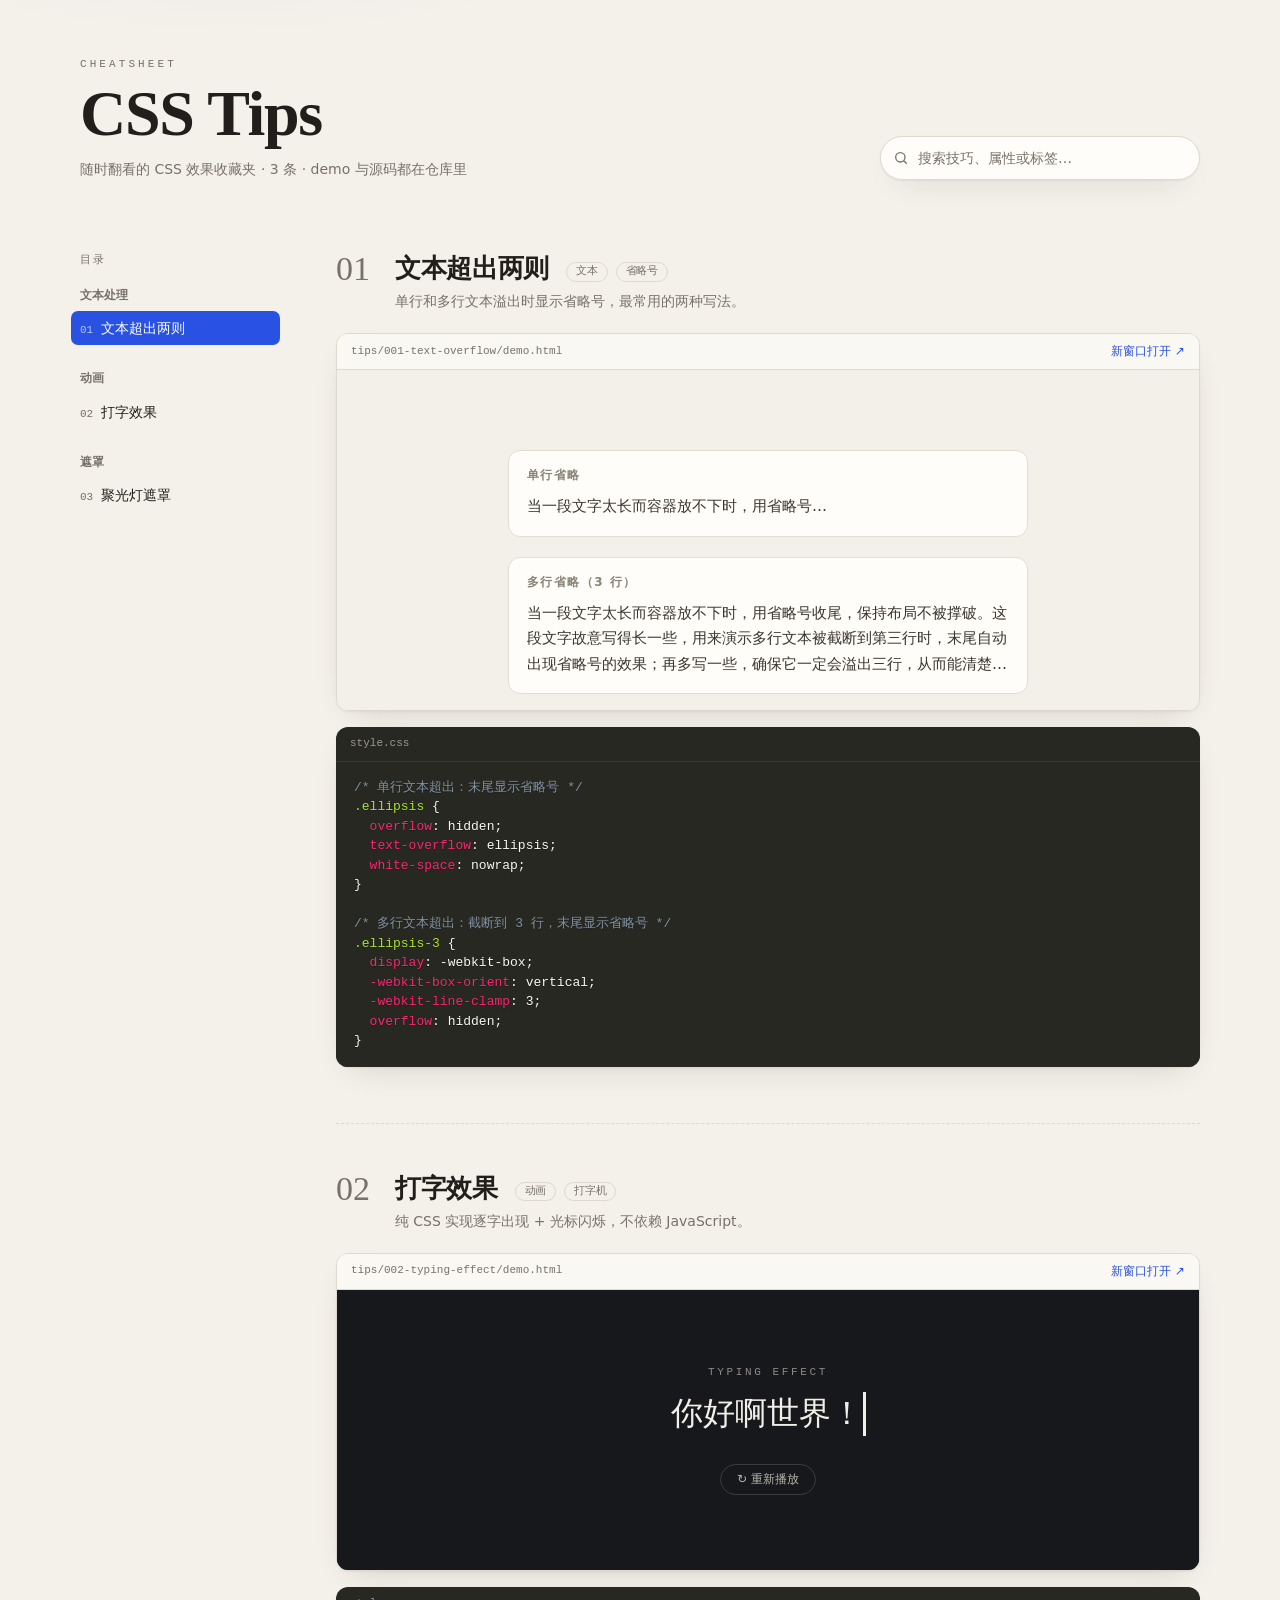
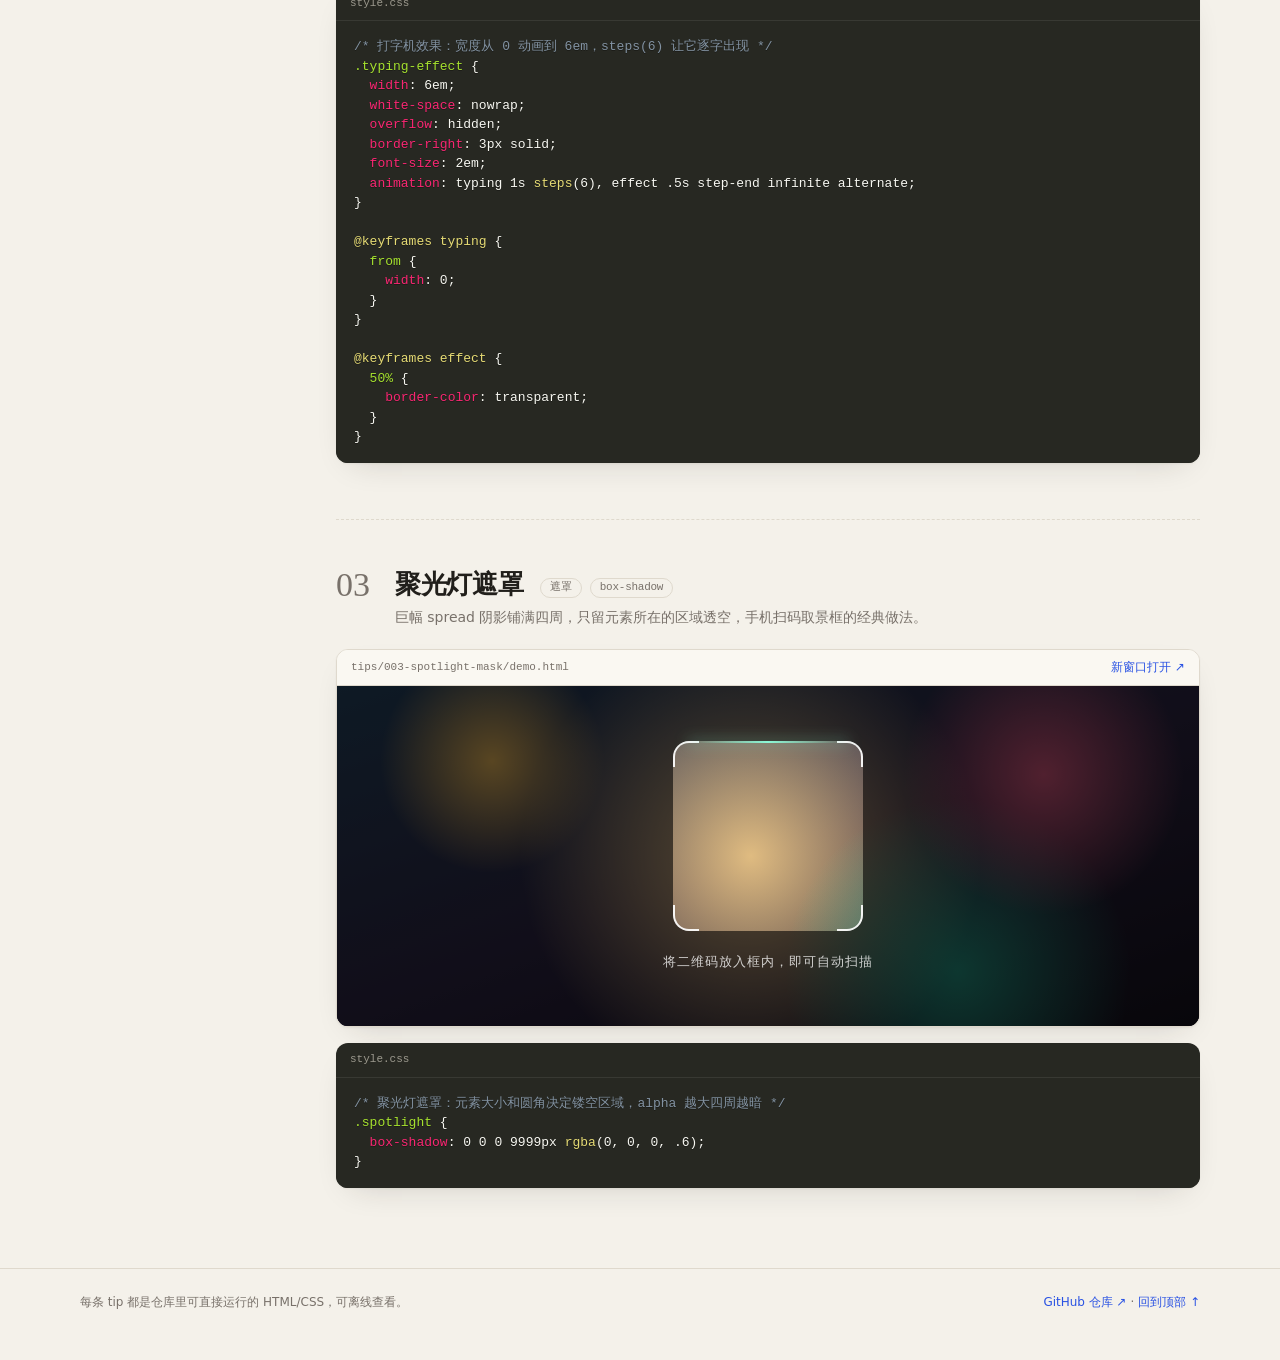
<file: index.html>
<!DOCTYPE html>
<html lang="zh-CN">

<head>
  <meta charset="UTF-8">
  <meta name="viewport" content="width=device-width, initial-scale=1">
  <title>CSS Tips · 随时翻看的 CSS 效果速查</title>
  <meta name="description" content="自包含的 CSS 效果收藏夹：每个技巧都有可运行的 demo 和源码。">
  <link rel="stylesheet" href="./assets/prism.css">
  <link rel="stylesheet" href="./index.css">
</head>

<body id="top">
  <header class="site-header">
    <div class="wrap header-inner">
      <div class="brand">
        <p class="eyebrow">CHEATSHEET</p>
        <h1>CSS Tips</h1>
        <p class="tagline">随时翻看的 CSS 效果收藏夹 · <span id="tip-count">3</span> 条 · demo 与源码都在仓库里</p>
      </div>

      <div class="search">
        <svg viewBox="0 0 24 24" fill="none" stroke="currentColor" stroke-width="2" stroke-linecap="round"
          aria-hidden="true">
          <circle cx="11" cy="11" r="7"></circle>
          <path d="m20 20-3.5-3.5"></path>
        </svg>
        <input id="search" type="search" placeholder="搜索技巧、属性或标签…" aria-label="搜索技巧" autocomplete="off">
      </div>
    </div>
  </header>

  <div class="wrap layout">
    <aside class="toc" aria-label="目录">
      <p class="toc-title">目录</p>
      <div class="toc-group">
        <p class="toc-cat">文本处理</p>
        <a class="toc-link" href="#tip-001"><span class="toc-no">01</span>文本超出两则</a>
      </div>
      <div class="toc-group">
        <p class="toc-cat">动画</p>
        <a class="toc-link" href="#tip-002"><span class="toc-no">02</span>打字效果</a>
      </div>
      <div class="toc-group">
        <p class="toc-cat">遮罩</p>
        <a class="toc-link" href="#tip-003"><span class="toc-no">03</span>聚光灯遮罩</a>
      </div>
      <p class="toc-empty" id="toc-empty" hidden>没有匹配的条目</p>
    </aside>

    <main>
      <section class="tip" id="tip-001"
        data-search="文本 超出 省略号 ellipsis text-overflow line-clamp 单行 多行 overflow nowrap">
        <header class="tip-head">
          <span class="tip-no" aria-hidden="true">01</span>
          <div class="tip-title">
            <h2>文本超出两则 <span class="tag">文本</span><span class="tag">省略号</span></h2>
            <p>单行和多行文本溢出时显示省略号，最常用的两种写法。</p>
          </div>
        </header>

        <div class="demo">
          <div class="demo-bar">
            <span class="demo-path">tips/001-text-overflow/demo.html</span>
            <a class="demo-open" href="./tips/001-text-overflow/demo.html" target="_blank" rel="noopener">新窗口打开 ↗</a>
          </div>
          <iframe src="./tips/001-text-overflow/demo.html" title="文本超出效果演示" loading="lazy"></iframe>
        </div>

        <div class="code">
          <div class="code-bar">
            <span class="code-name">style.css</span>
          </div>
          <pre class="language-css" data-src="./tips/001-text-overflow/style.css"></pre>
        </div>
      </section>

      <section class="tip" id="tip-002"
        data-search="打字 打字机 文字 动画 typing typewriter animation steps keyframes 光标 闪烁">
        <header class="tip-head">
          <span class="tip-no" aria-hidden="true">02</span>
          <div class="tip-title">
            <h2>打字效果 <span class="tag">动画</span><span class="tag">打字机</span></h2>
            <p>纯 CSS 实现逐字出现 + 光标闪烁，不依赖 JavaScript。</p>
          </div>
        </header>

        <div class="demo">
          <div class="demo-bar">
            <span class="demo-path">tips/002-typing-effect/demo.html</span>
            <a class="demo-open" href="./tips/002-typing-effect/demo.html" target="_blank" rel="noopener">新窗口打开 ↗</a>
          </div>
          <iframe src="./tips/002-typing-effect/demo.html" title="打字效果演示" loading="lazy"></iframe>
        </div>

        <div class="code">
          <div class="code-bar">
            <span class="code-name">style.css</span>
          </div>
          <pre class="language-css" data-src="./tips/002-typing-effect/style.css"></pre>
        </div>
      </section>

      <section class="tip" id="tip-003"
        data-search="聚光灯 遮罩 镂空 挖空 蒙层 spotlight mask box-shadow 取景框 扫码 扫描 拍照 相机 手机">
        <header class="tip-head">
          <span class="tip-no" aria-hidden="true">03</span>
          <div class="tip-title">
            <h2>聚光灯遮罩 <span class="tag">遮罩</span><span class="tag">box-shadow</span></h2>
            <p>巨幅 spread 阴影铺满四周，只留元素所在的区域透空，手机扫码取景框的经典做法。</p>
          </div>
        </header>

        <div class="demo">
          <div class="demo-bar">
            <span class="demo-path">tips/003-spotlight-mask/demo.html</span>
            <a class="demo-open" href="./tips/003-spotlight-mask/demo.html" target="_blank" rel="noopener">新窗口打开 ↗</a>
          </div>
          <iframe src="./tips/003-spotlight-mask/demo.html" title="聚光灯遮罩效果演示" loading="lazy"></iframe>
        </div>

        <div class="code">
          <div class="code-bar">
            <span class="code-name">style.css</span>
          </div>
          <pre class="language-css" data-src="./tips/003-spotlight-mask/style.css"></pre>
        </div>
      </section>

      <p class="empty" id="empty" hidden>没有找到匹配的技巧，换个关键词试试。</p>
    </main>
  </div>

  <footer class="site-footer">
    <div class="wrap footer-inner">
      <p>每条 tip 都是仓库里可直接运行的 HTML/CSS，可离线查看。</p>
      <p><a href="https://github.com/ximuli/css-tips" target="_blank" rel="noopener">GitHub 仓库 ↗</a> · <a
          href="#top">回到顶部 ↑</a></p>
    </div>
  </footer>

  <script src="./assets/prism.js"></script>
  <script>
    (function () {
      var input = document.getElementById('search');
      var tips = Array.prototype.slice.call(document.querySelectorAll('.tip'));
      var tocLinks = Array.prototype.slice.call(document.querySelectorAll('.toc-link'));
      var tocGroups = Array.prototype.slice.call(document.querySelectorAll('.toc-group'));
      var empty = document.getElementById('empty');
      var tocEmpty = document.getElementById('toc-empty');

      function applyFilter() {
        var q = input.value.trim().toLowerCase();
        var shown = 0;

        tips.forEach(function (tip) {
          var hay = (tip.dataset.search + ' ' + tip.textContent).toLowerCase();
          var hit = !q || hay.indexOf(q) !== -1;
          tip.hidden = !hit;
          if (hit) shown += 1;

          tocLinks.forEach(function (link) {
            if (link.getAttribute('href') === '#' + tip.id) link.hidden = !hit;
          });
        });

        tocGroups.forEach(function (group) {
          group.hidden = !group.querySelector('.toc-link:not([hidden])');
        });

        empty.hidden = shown !== 0;
        tocEmpty.hidden = shown !== 0;
      }

      input.addEventListener('input', applyFilter);

      // 滚动时高亮侧边目录
      if ('IntersectionObserver' in window) {
        var linkById = new Map(tocLinks.map(function (link) {
          return [link.getAttribute('href').slice(1), link];
        }));

        var observer = new IntersectionObserver(function (entries) {
          entries.forEach(function (entry) {
            if (!entry.isIntersecting) return;
            tocLinks.forEach(function (link) { link.classList.remove('active'); });
            var link = linkById.get(entry.target.id);
            if (link) link.classList.add('active');
          });
        }, { rootMargin: '-15% 0px -70% 0px' });

        tips.forEach(function (tip) { observer.observe(tip); });
      }
    })();
  </script>
</body>

</html>
</file>
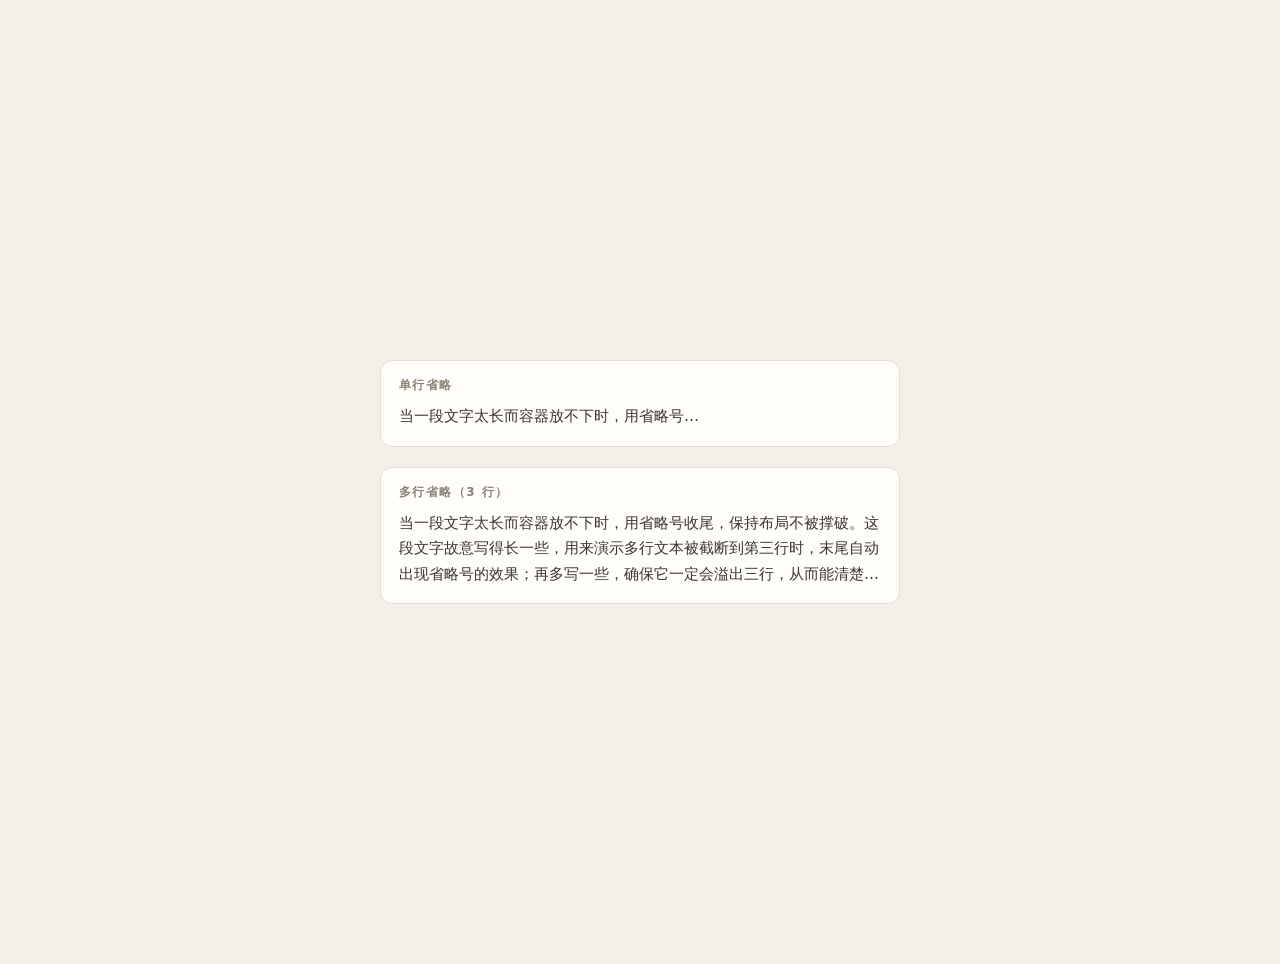
<file: tips/001-text-overflow/demo.html>
<!DOCTYPE html>
<html lang="zh-CN">

<head>
  <meta charset="UTF-8">
  <meta name="viewport" content="width=device-width, initial-scale=1">
  <title>文本超出两则 · demo</title>
  <link rel="stylesheet" href="./style.css">
  <style>
    /* ↓ 仅为演示页排版，不属于 tip 代码 */
    body {
      margin: 0;
      min-height: 100vh;
      display: grid;
      place-items: center;
      padding: 32px 20px;
      background: #f3f0ea;
      color: #26231f;
      font-family: system-ui, -apple-system, "Segoe UI", "PingFang SC", "Microsoft YaHei", sans-serif;
    }

    .board {
      width: min(100%, 520px);
      display: grid;
      gap: 20px;
    }

    .case {
      background: #fffdf9;
      border: 1px solid #e2dcd1;
      border-radius: 12px;
      padding: 16px 18px;
    }

    .case h2 {
      margin: 0 0 10px;
      font-size: 12px;
      font-weight: 600;
      letter-spacing: .12em;
      text-transform: uppercase;
      color: #8a8377;
    }

    .case p {
      margin: 0;
      font-size: 15px;
      line-height: 1.7;
      color: #3a3630;
    }

    .single {
      max-width: 300px;
    }
  </style>
</head>

<body>
  <div class="board">
    <div class="case">
      <h2>单行省略</h2>
      <p class="ellipsis single">当一段文字太长而容器放不下时，用省略号收尾，保持布局不被撑破。</p>
    </div>
    <div class="case">
      <h2>多行省略（3 行）</h2>
      <p class="ellipsis-3">当一段文字太长而容器放不下时，用省略号收尾，保持布局不被撑破。这段文字故意写得长一些，用来演示多行文本被截断到第三行时，末尾自动出现省略号的效果；再多写一些，确保它一定会溢出三行，从而能清楚地看到末尾的省略号。</p>
    </div>
  </div>
</body>

</html>
</file>
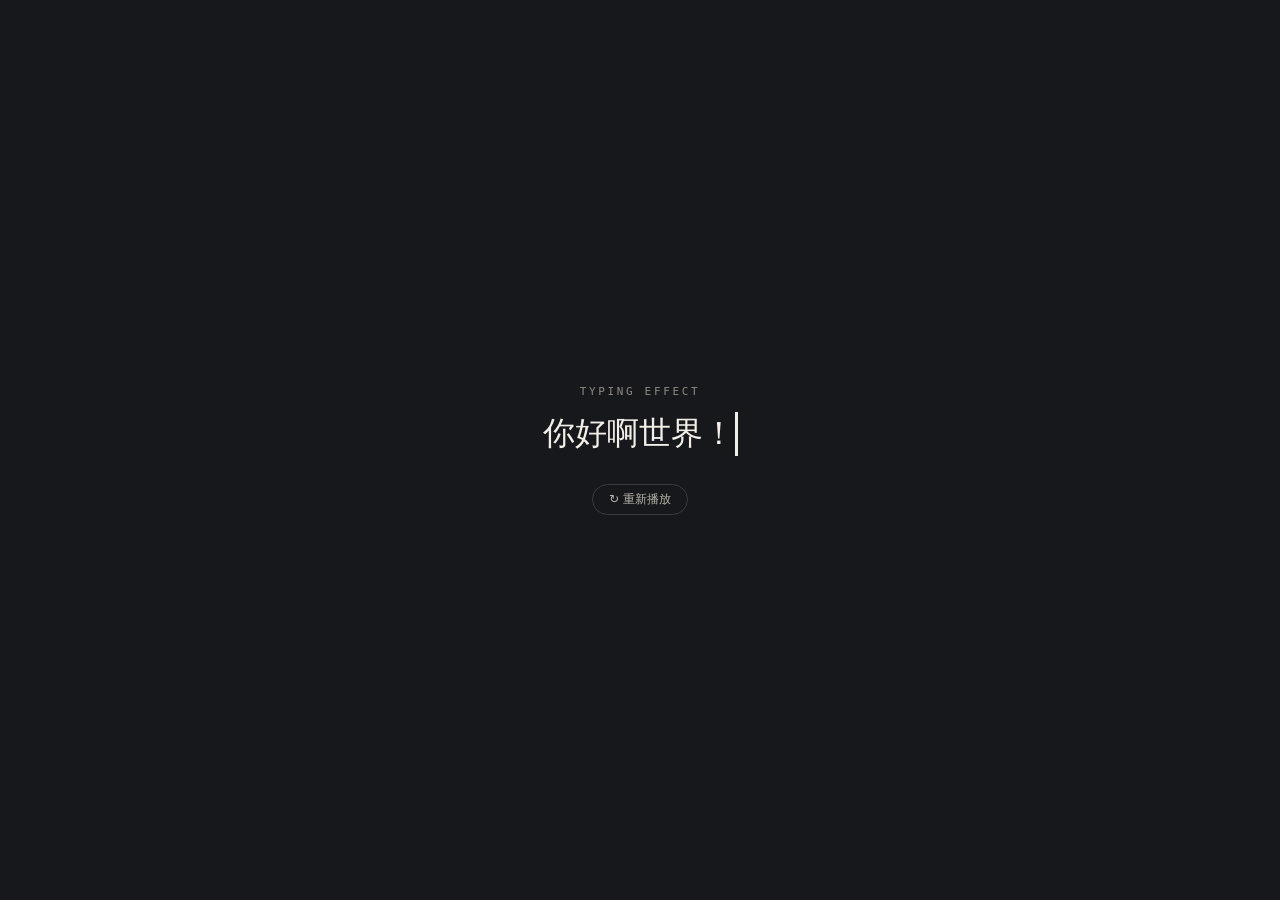
<file: tips/002-typing-effect/demo.html>
<!DOCTYPE html>
<html lang="zh-CN">

<head>
  <meta charset="UTF-8">
  <meta name="viewport" content="width=device-width, initial-scale=1">
  <title>打字效果 · demo</title>
  <link rel="stylesheet" href="./style.css">
  <style>
    /* ↓ 仅为演示页排版，不属于 tip 代码 */
    body {
      margin: 0;
      min-height: 100vh;
      display: grid;
      place-items: center;
      background: #17181c;
      color: #f2efe8;
      font-family: system-ui, -apple-system, "Segoe UI", "PingFang SC", "Microsoft YaHei", sans-serif;
    }

    .stage {
      text-align: center;
    }

    .stage .typing-effect {
      margin: 0 auto 28px;
    }

    .label {
      margin: 0 0 14px;
      font-family: ui-monospace, SFMono-Regular, Menlo, Consolas, monospace;
      font-size: 11px;
      letter-spacing: .24em;
      color: #8f8b81;
    }

    .replay {
      padding: 6px 16px;
      border: 1px solid #3a3b41;
      border-radius: 999px;
      background: transparent;
      color: #b9b5aa;
      font: inherit;
      font-size: 12px;
      cursor: pointer;
    }

    .replay:hover {
      border-color: #6b6c73;
      color: #f2efe8;
    }
  </style>
</head>

<body>
  <div class="stage">
    <p class="label">TYPING EFFECT</p>
    <p class="typing-effect" id="target">你好啊世界！</p>
    <button class="replay" type="button">↻ 重新播放</button>
  </div>

  <script>
    // 仅演示页控制，不属于 tip 代码：替换节点即可重启动画
    document.querySelector('.replay').addEventListener('click', function () {
      var target = document.getElementById('target');
      target.replaceWith(target.cloneNode(true));
    });
  </script>
</body>

</html>
</file>
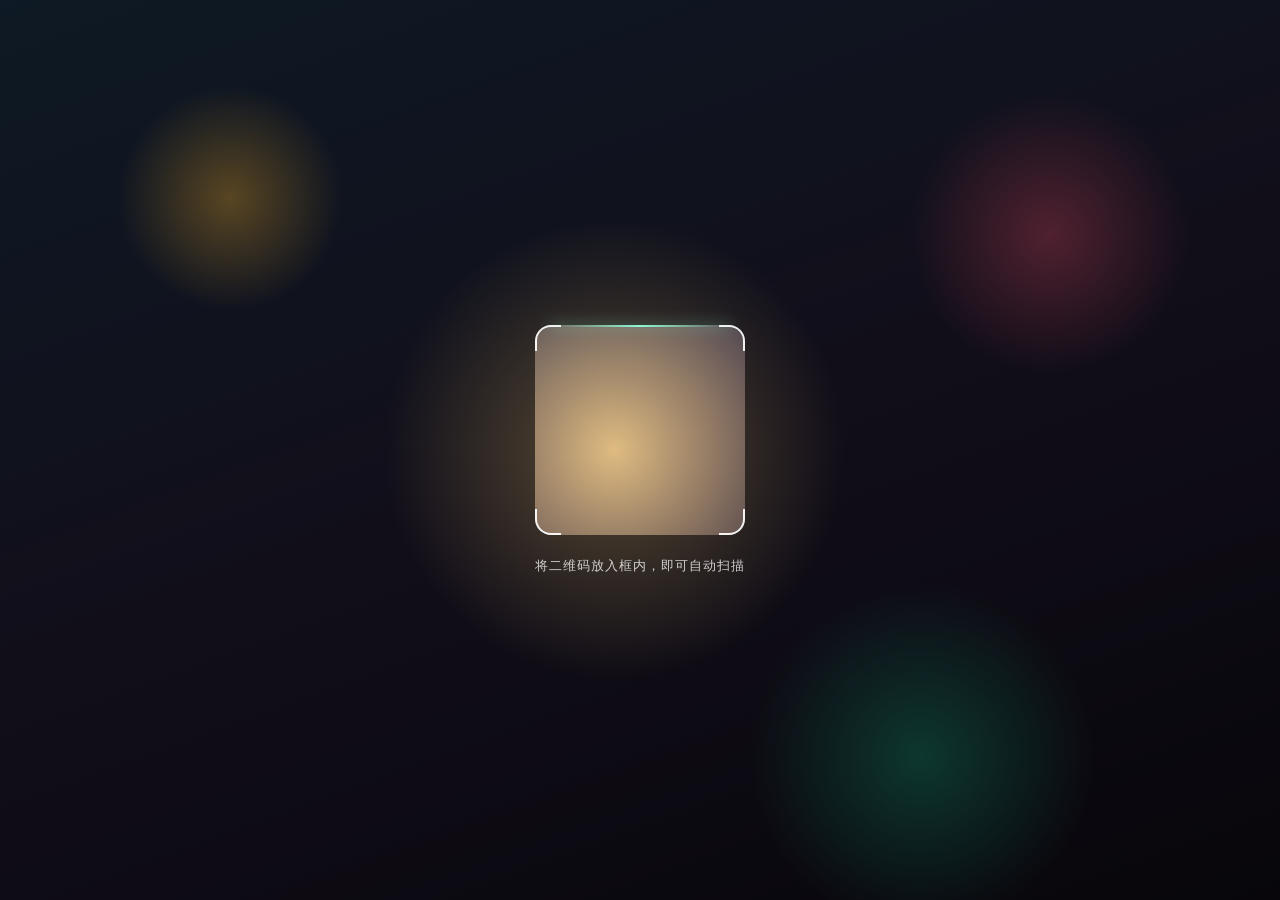
<file: tips/003-spotlight-mask/demo.html>
<!DOCTYPE html>
<html lang="zh-CN">

<head>
  <meta charset="UTF-8">
  <meta name="viewport" content="width=device-width, initial-scale=1">
  <title>聚光灯遮罩 · demo</title>
  <link rel="stylesheet" href="./style.css">
  <style>
    /* ↓ 仅为演示页排版，不属于 tip 代码 */
    * {
      box-sizing: border-box;
    }

    body {
      margin: 0;
      min-height: 100vh;
      display: grid;
      place-items: center;
      overflow: hidden;
      background-color: #0d0f16;
      background-image:
        radial-gradient(160px 160px at 18% 22%, rgba(255, 196, 87, .85), transparent 70%),
        radial-gradient(200px 200px at 82% 26%, rgba(255, 97, 136, .75), transparent 70%),
        radial-gradient(240px 240px at 72% 84%, rgba(35, 213, 171, .6), transparent 72%),
        radial-gradient(320px 320px at 48% 50%, rgba(255, 214, 140, .85), transparent 72%),
        linear-gradient(160deg, #23405c 0%, #2b2340 50%, #14101b 100%);
      font-family: system-ui, -apple-system, "Segoe UI", "PingFang SC", "Microsoft YaHei", sans-serif;
    }

    .camera {
      display: flex;
      flex-direction: column;
      align-items: center;
      gap: 22px;
    }

    .spotlight {
      position: relative;
      width: min(210px, 56vmin);
      aspect-ratio: 1;
      border-radius: 18px;
    }

    .corner {
      position: absolute;
      width: 26px;
      height: 26px;
      border: 2px solid rgba(255, 255, 255, .92);
    }

    .corner.tl {
      top: 0;
      left: 0;
      border-right: 0;
      border-bottom: 0;
      border-top-left-radius: 16px;
    }

    .corner.tr {
      top: 0;
      right: 0;
      border-left: 0;
      border-bottom: 0;
      border-top-right-radius: 16px;
    }

    .corner.bl {
      bottom: 0;
      left: 0;
      border-right: 0;
      border-top: 0;
      border-bottom-left-radius: 16px;
    }

    .corner.br {
      bottom: 0;
      right: 0;
      border-left: 0;
      border-top: 0;
      border-bottom-right-radius: 16px;
    }

    .scan {
      position: absolute;
      left: 14px;
      right: 14px;
      height: 2px;
      border-radius: 999px;
      background: linear-gradient(90deg, transparent, rgba(140, 255, 220, .95), transparent);
      box-shadow: 0 0 14px rgba(140, 255, 220, .8);
      animation: scan 2.6s ease-in-out infinite alternate;
    }

    @keyframes scan {
      from {
        top: 12%;
      }

      to {
        top: 86%;
      }
    }

    .hint {
      position: relative;
      margin: 0;
      font-size: 13px;
      letter-spacing: .08em;
      color: rgba(255, 255, 255, .78);
    }

    @media (prefers-reduced-motion: reduce) {
      .scan {
        animation: none;
        top: 50%;
      }
    }
  </style>
</head>

<body>
  <main class="camera">
    <div class="spotlight" role="img" aria-label="扫码取景框">
      <span class="corner tl"></span>
      <span class="corner tr"></span>
      <span class="corner bl"></span>
      <span class="corner br"></span>
      <span class="scan"></span>
    </div>
    <p class="hint">将二维码放入框内，即可自动扫描</p>
  </main>
</body>

</html>
</file>
<file: assets/prism.css>
/* PrismJS 1.28.0
https://prismjs.com/download.html#themes=prism-okaidia&languages=markup+css+clike+javascript&plugins=file-highlight */
code[class*=language-],pre[class*=language-]{color:#f8f8f2;background:0 0;text-shadow:0 1px rgba(0,0,0,.3);font-family:Consolas,Monaco,'Andale Mono','Ubuntu Mono',monospace;font-size:1em;text-align:left;white-space:pre;word-spacing:normal;word-break:normal;word-wrap:normal;line-height:1.5;-moz-tab-size:4;-o-tab-size:4;tab-size:4;-webkit-hyphens:none;-moz-hyphens:none;-ms-hyphens:none;hyphens:none}pre[class*=language-]{padding:1em;margin:.5em 0;overflow:auto;border-radius:.3em}:not(pre)>code[class*=language-],pre[class*=language-]{background:#272822}:not(pre)>code[class*=language-]{padding:.1em;border-radius:.3em;white-space:normal}.token.cdata,.token.comment,.token.doctype,.token.prolog{color:#8292a2}.token.punctuation{color:#f8f8f2}.token.namespace{opacity:.7}.token.constant,.token.deleted,.token.property,.token.symbol,.token.tag{color:#f92672}.token.boolean,.token.number{color:#ae81ff}.token.attr-name,.token.builtin,.token.char,.token.inserted,.token.selector,.token.string{color:#a6e22e}.language-css .token.string,.style .token.string,.token.entity,.token.operator,.token.url,.token.variable{color:#f8f8f2}.token.atrule,.token.attr-value,.token.class-name,.token.function{color:#e6db74}.token.keyword{color:#66d9ef}.token.important,.token.regex{color:#fd971f}.token.bold,.token.important{font-weight:700}.token.italic{font-style:italic}.token.entity{cursor:help}
</file>
<file: index.css>
/* ============================================================
   CSS Tips 首页样式
   ============================================================ */

:root {
  color-scheme: light;

  --bg: #f4f1ea;
  --surface: #fffdf9;
  --ink: #211f1b;
  --muted: #78716a;
  --line: #dfd9cd;
  --accent: #2952e3;
  --accent-ink: #ffffff;
  --shadow: 0 1px 2px rgba(33, 31, 27, .05), 0 12px 32px -16px rgba(33, 31, 27, .2);

  --serif: "Iowan Old Style", "Palatino Linotype", Palatino, Georgia, "Songti SC", "Noto Serif SC", serif;
  --sans: system-ui, -apple-system, "Segoe UI", "PingFang SC", "Microsoft YaHei", sans-serif;
  --mono: ui-monospace, SFMono-Regular, Menlo, Consolas, "Liberation Mono", monospace;
}

@media (prefers-color-scheme: dark) {
  :root {
    color-scheme: dark;

    --bg: #131417;
    --surface: #1a1c20;
    --ink: #eae7df;
    --muted: #a09a8f;
    --line: #2c2f35;
    --accent: #8aa8ff;
    --accent-ink: #10131a;
    --shadow: 0 1px 2px rgba(0, 0, 0, .35), 0 16px 40px -20px rgba(0, 0, 0, .7);
  }
}

/* ---------- 基础 ---------- */

* {
  box-sizing: border-box;
}

[hidden] {
  display: none !important;
}

html {
  scroll-behavior: smooth;
}

body {
  margin: 0;
  background-color: var(--bg);
  background-image: radial-gradient(900px 480px at 18% -10%, color-mix(in srgb, var(--accent) 9%, transparent), transparent 70%);
  background-repeat: no-repeat;
  color: var(--ink);
  font-family: var(--sans);
  line-height: 1.6;
  -webkit-font-smoothing: antialiased;
}

a {
  color: var(--accent);
  text-decoration: none;
}

a:hover {
  text-decoration: underline;
  text-underline-offset: 3px;
}

:focus-visible {
  outline: 2px solid var(--accent);
  outline-offset: 2px;
}

.wrap {
  width: min(1120px, calc(100% - 48px));
  margin-inline: auto;
}

/* ---------- 页头 ---------- */

.header-inner {
  display: flex;
  align-items: flex-end;
  justify-content: space-between;
  gap: 24px;
  flex-wrap: wrap;
  padding: 56px 0 32px;
}

.eyebrow {
  margin: 0 0 8px;
  font-family: var(--mono);
  font-size: 11px;
  letter-spacing: .28em;
  color: var(--muted);
}

h1 {
  margin: 0;
  font-family: var(--serif);
  font-size: clamp(42px, 7vw, 64px);
  font-weight: 600;
  line-height: 1;
  letter-spacing: -.02em;
}

.tagline {
  margin: 12px 0 0;
  font-size: 14px;
  color: var(--muted);
}

.search {
  position: relative;
  flex: 0 1 320px;
  min-width: 220px;
}

.search svg {
  position: absolute;
  left: 13px;
  top: 50%;
  translate: 0 -50%;
  width: 16px;
  height: 16px;
  color: var(--muted);
  pointer-events: none;
}

.search input {
  width: 100%;
  padding: 10px 16px 10px 37px;
  border: 1px solid var(--line);
  border-radius: 999px;
  background: var(--surface);
  color: var(--ink);
  font: inherit;
  font-size: 14px;
  box-shadow: var(--shadow);
}

.search input::placeholder {
  color: var(--muted);
}

.search input:focus {
  outline: none;
  border-color: var(--accent);
}

/* ---------- 布局 ---------- */

.layout {
  display: grid;
  grid-template-columns: 200px minmax(0, 1fr);
  gap: 56px;
  align-items: start;
  padding: 40px 0 80px;
}

/* 允许 main 收缩，代码块长行由 pre 自己横向滚动 */
.layout > * {
  min-width: 0;
}

/* ---------- 侧边目录 ---------- */

.toc {
  position: sticky;
  top: 28px;
  font-size: 14px;
}

.toc-title {
  margin: 0 0 16px;
  font-family: var(--mono);
  font-size: 11px;
  letter-spacing: .2em;
  text-transform: uppercase;
  color: var(--muted);
}

.toc-group + .toc-group {
  margin-top: 24px;
}

.toc-cat {
  margin: 0 0 6px;
  font-size: 12px;
  font-weight: 600;
  color: var(--muted);
}

.toc-link {
  display: flex;
  align-items: baseline;
  gap: 8px;
  margin-left: -9px;
  padding: 6px 9px;
  border-radius: 7px;
  color: var(--ink);
}

.toc-link:hover {
  background: var(--surface);
  text-decoration: none;
}

.toc-link.active {
  background: var(--accent);
  color: var(--accent-ink);
}

.toc-no {
  font-family: var(--mono);
  font-size: 11px;
  color: var(--muted);
}

.toc-link.active .toc-no {
  color: inherit;
  opacity: .65;
}

.toc-empty {
  margin: 12px 0 0;
  font-size: 13px;
  color: var(--muted);
}

/* ---------- 每条 tip ---------- */

.tip + .tip {
  margin-top: 56px;
  padding-top: 48px;
  border-top: 1px dashed var(--line);
}

.tip-head {
  display: flex;
  align-items: flex-start;
  gap: 18px;
  margin-bottom: 20px;
}

.tip-no {
  min-width: 2.4ch;
  font-family: var(--serif);
  font-size: 34px;
  line-height: 1;
  color: var(--muted);
  font-variant-numeric: tabular-nums;
}

.tip-title h2 {
  margin: 0;
  font-size: clamp(20px, 3vw, 26px);
  line-height: 1.25;
  letter-spacing: -.01em;
}

.tip-title p {
  max-width: 62ch;
  margin: 6px 0 0;
  font-size: 14px;
  color: var(--muted);
}

.tag {
  display: inline-block;
  margin-left: 8px;
  padding: 2px 9px;
  border: 1px solid var(--line);
  border-radius: 999px;
  font-family: var(--mono);
  font-size: 11px;
  font-weight: 400;
  color: var(--muted);
  vertical-align: 3px;
}

/* ---------- 演示区 ---------- */

.demo {
  overflow: hidden;
  border: 1px solid var(--line);
  border-radius: 12px;
  background: var(--surface);
  box-shadow: var(--shadow);
}

.demo-bar {
  display: flex;
  align-items: center;
  justify-content: space-between;
  gap: 12px;
  padding: 8px 14px;
  border-bottom: 1px solid var(--line);
  background: color-mix(in srgb, var(--surface) 55%, var(--bg));
}

.demo-path {
  overflow: hidden;
  font-family: var(--mono);
  font-size: 11px;
  color: var(--muted);
  text-overflow: ellipsis;
  white-space: nowrap;
}

.demo-open {
  flex-shrink: 0;
  font-size: 12px;
}

.demo iframe {
  display: block;
  width: 100%;
  height: 340px;
  border: 0;
  background: #f3f0ea;
}

#tip-002 .demo iframe {
  height: 280px;
  background: #17181c;
}

#tip-003 .demo iframe {
  background: #0d0f16;
}

/* ---------- 代码区（Okaidia 深色主题） ---------- */

.code {
  margin-top: 16px;
  overflow: hidden;
  border-radius: 12px;
  background: #272822;
  box-shadow: var(--shadow);
}

.code-bar {
  display: flex;
  align-items: center;
  justify-content: space-between;
  gap: 12px;
  padding: 8px 14px;
  border-bottom: 1px solid rgba(255, 255, 255, .08);
}

.code-name {
  font-family: var(--mono);
  font-size: 11px;
  color: #9d9a8f;
}

.code pre[class*="language-"] {
  margin: 0;
  padding: 16px 18px;
  border-radius: 0;
  font-size: 13px;
}

.code pre[class*="language-"]::-webkit-scrollbar {
  height: 8px;
}

.code pre[class*="language-"]::-webkit-scrollbar-thumb {
  border-radius: 4px;
  background: #4a4a45;
}

/* ---------- 空状态 / 页脚 ---------- */

.empty {
  padding: 48px 0;
  font-size: 14px;
  color: var(--muted);
}

.site-footer {
  border-top: 1px solid var(--line);
  padding: 24px 0 48px;
  font-size: 12px;
  color: var(--muted);
}

.footer-inner {
  display: flex;
  justify-content: space-between;
  gap: 12px 24px;
  flex-wrap: wrap;
}

.footer-inner p {
  margin: 0;
}

/* ---------- 响应式 ---------- */

@media (max-width: 820px) {
  .wrap {
    width: calc(100% - 40px);
  }

  .layout {
    grid-template-columns: 1fr;
    gap: 24px;
    padding-top: 24px;
  }

  .toc {
    position: static;
    display: flex;
    flex-wrap: wrap;
    align-items: center;
    gap: 8px;
    padding-bottom: 16px;
    border-bottom: 1px solid var(--line);
  }

  .toc-title,
  .toc-cat {
    display: none;
  }

  .toc-group {
    display: contents;
  }

  .toc-link {
    margin: 0;
    padding: 5px 13px;
    border: 1px solid var(--line);
    border-radius: 999px;
  }

  .toc-empty {
    flex-basis: 100%;
    margin: 0;
  }
}

@media (max-width: 600px) {
  .header-inner {
    align-items: flex-start;
    padding: 36px 0 24px;
  }

  .search {
    flex-basis: 100%;
  }

  .tip-head {
    gap: 12px;
  }

  .tip-no {
    font-size: 26px;
  }

  .demo iframe {
    height: 320px;
  }

  #tip-002 .demo iframe {
    height: 260px;
  }

  .footer-inner {
    flex-direction: column;
  }
}

@media (prefers-reduced-motion: reduce) {
  html {
    scroll-behavior: auto;
  }
}
</file>
<file: tips/001-text-overflow/style.css>
/* 单行文本超出：末尾显示省略号 */
.ellipsis {
  overflow: hidden;
  text-overflow: ellipsis;
  white-space: nowrap;
}

/* 多行文本超出：截断到 3 行，末尾显示省略号 */
.ellipsis-3 {
  display: -webkit-box;
  -webkit-box-orient: vertical;
  -webkit-line-clamp: 3;
  overflow: hidden;
}
</file>
<file: tips/002-typing-effect/style.css>
/* 打字机效果：宽度从 0 动画到 6em，steps(6) 让它逐字出现 */
.typing-effect {
  width: 6em;
  white-space: nowrap;
  overflow: hidden;
  border-right: 3px solid;
  font-size: 2em;
  animation: typing 1s steps(6), effect .5s step-end infinite alternate;
}

@keyframes typing {
  from {
    width: 0;
  }
}

@keyframes effect {
  50% {
    border-color: transparent;
  }
}
</file>
<file: tips/003-spotlight-mask/style.css>
/* 聚光灯遮罩：元素大小和圆角决定镂空区域，alpha 越大四周越暗 */
.spotlight {
  box-shadow: 0 0 0 9999px rgba(0, 0, 0, .6);
}
</file>
